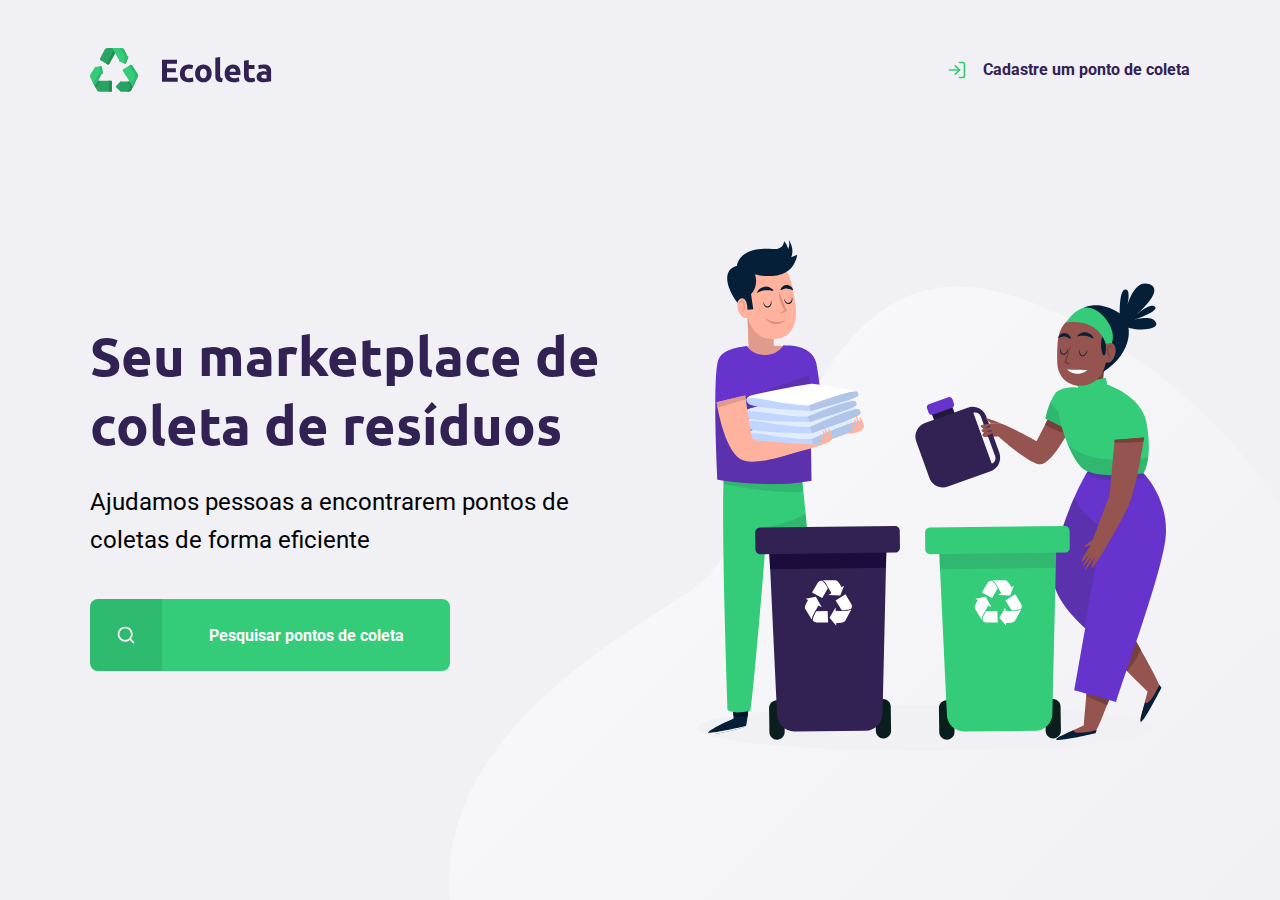
<file: index.html>
<!DOCTYPE html>
<html lang="pt-br">
<head>
    <meta charset="UTF-8">
    <meta name="viewport" content="width=device-width, initial-scale=1.0">
    <title>Ecoleta</title>
    <link href="https://fonts.googleapis.com/css2?family=Roboto&family=Ubuntu:wght@700&display=swap" rel="stylesheet">
    <link rel="stylesheet" href="styles/main.css">
    <link rel="stylesheet" href="styles/home.css">
    <link rel="stylesheet" href="styles/modal.css">
    <link rel="stylesheet" href="styles/responsive.css">

</head>
<body>
    <div id="page-home">

        <div class="content">
            <header>
                <img src="assets/logo.svg" alt="Logomarca">
                <a href="create-point.html">
                    <span></span>
                    Cadastre um ponto de coleta
                </a>
            </header>
            
            <main>
                <h1>Seu marketplace de coleta de resíduos</h1>
    
                <p>Ajudamos pessoas a encontrarem pontos de coletas de forma eficiente</p>
                <a href="#"><span></span><strong>Pesquisar pontos de coleta</strong></a>
    
            </main>
        </div>
    </div>

    <div id="modal" class="hide">
        <div class="content">
            <div class="header">
                <h1>Pontos de Coleta</h1>
                <a href="#">Fechar</a>
            </div>
            <form action="search-results.html">
                <label for="search">Cidade</label>
                <div class="search field">
                    <input type="text" name="search" placeholder="Pesquise por cidade">
                    <button>
                        <img src="assets/search.svg" alt="Buscar">
                    </button>
                </div>
            </form>
        </div>
    </div>

    <script src="scripts/index.js"></script>
</body>
</html>
</file>
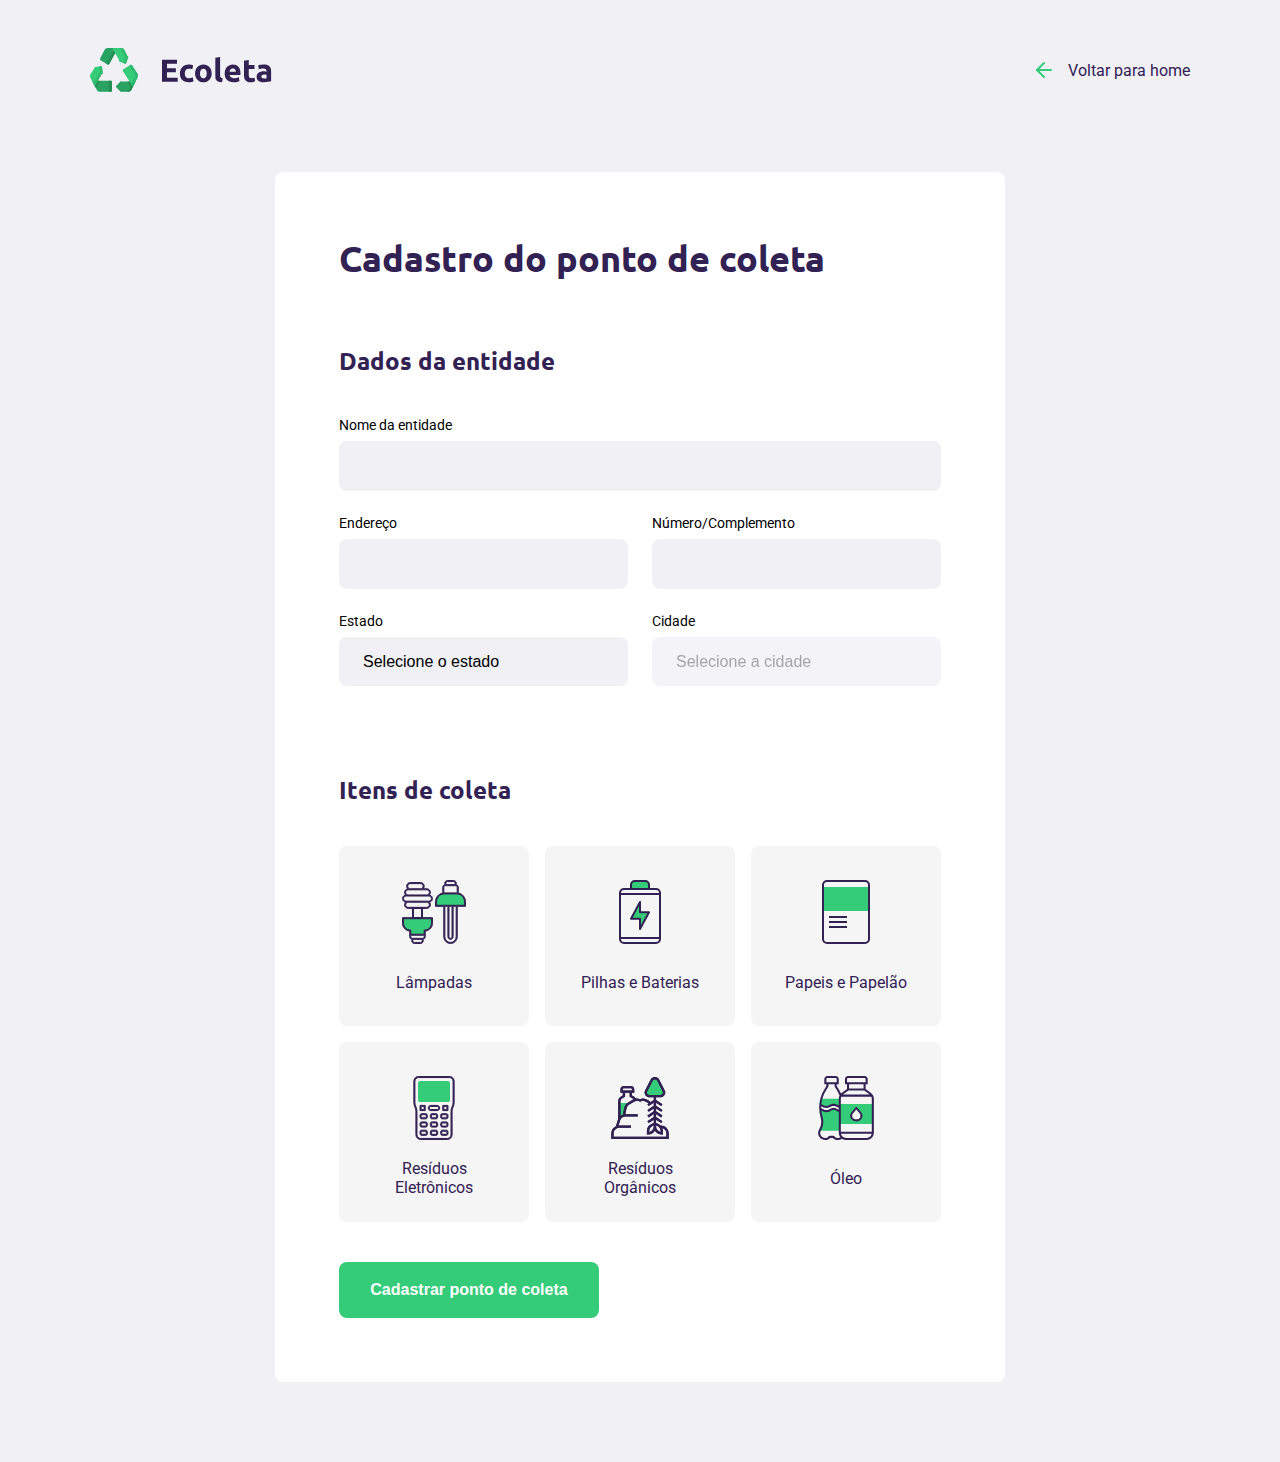
<file: create-point.html>
<!DOCTYPE html>
<html lang="pt-br">
<head>
    <meta charset="UTF-8">
    <meta name="viewport" content="width=device-width, initial-scale=1.0">
    <title>Criar um ponto de coleta</title>
    <link href="https://fonts.googleapis.com/css2?family=Roboto&family=Ubuntu:wght@700&display=swap" rel="stylesheet">
    <link rel="stylesheet" href="styles/main.css">
    <link rel="stylesheet" href="styles/create-point.css">
    <link rel="stylesheet" href="styles/responsive.css"> 

</head>
<body>

    <div id="page-create-point">
            <header>
                <img src="assets/logo.svg" alt="Logomarca"> 
                <a href="index.html">
                    <span></span>
                    Voltar para home
                </a>
            </header>
            <form action="">
                <h1>Cadastro do ponto de coleta</h1>
                <fieldset>
                    <legend>
                        <h2>Dados da entidade</h2>
                    </legend>

                    <div class="field">
                        <label for="name">Nome da entidade</label>
                        <input type="text" name="name" required>
                    </div>

                    <div class="field-group">
                        <div class="field">
                           <label for="address">Endereço</label>
                           <input type="text" name="address" required> 
                        </div>

                        <div class="field">
                            <label for="address">Número/Complemento</label>
                            <input type="text" name="address2" required> 
                        </div>
                    </div>

                    <div class="field-group">
                        <div class="field">
                            <label for="state">Estado</label>
                            <select name="uf" required>
                                <option value="">Selecione o estado</option>
                            </select>
                        </div>

                        <div class="field">
                            <label for="city">Cidade</label>
                            <select name="city" disabled required>
                                <option value="">Selecione a cidade</option>
                            </select>

                            <input type="hidden" name="state">
                        </div>
                        
                    </div>
                </fieldset>
                <fieldset>
                    <legend>
                        <h2>Itens de coleta</h2>
                    </legend>

                    <div class="itens-grid">
                        <li data-id="1">
                            <img src="assets/lampadas.svg" alt="Lâmpadas">
                            <span>Lâmpadas</span>
                        </li>

                        <li data-id="2">
                            <img src="assets/baterias.svg" alt="Pilhas e Baterias">
                            <span>Pilhas e Baterias</span>
                        </li>

                        <li data-id="3">
                            <img src="assets/papeis-papelao.svg" alt="Papeis e Papelão">
                            <span>Papeis e Papelão</span>
                        </li>

                        <li data-id="4">
                            <img src="assets/eletronicos.svg" alt="Resíduos Eletrônicos">
                            <span>Resíduos Eletrônicos</span>
                        </li>

                        <li data-id="5">
                            <img src="assets/organicos.svg" alt="Resíduos Orgânicos">
                            <span>Resíduos Orgânicos</span>
                        </li>

                        <li data-id="6">
                            <img src="assets/oleo.svg" alt="Óleo">
                            <span>Óleo</span>
                        </li>
                    </div>

                    <input type="hidden" name="itens">

                </fieldset>

                <button type="submit">Cadastrar ponto de coleta</button>

            </form>

    </div>
    <script src="scripts/create-point.js"></script>
</body>
</html>
</file>
<file: styles/main.css>
:root {
    --title-color: #322153;
    --primary-color: #34cb79;
}

* {
    margin: 0;
    padding: 0;
    box-sizing: border-box;
}

html {
    font-family: Roboto, sans-serif;
}

body {
    background: #f0f0f5;
    -webkit-font-smoothing: antialiased;
}

a {
    text-decoration: none;
}

h1,h2,h3,h4,h5,h6 {
    font-family: Ubuntu, sans-serif;
    color: var(--title-color);
}
</file>
<file: styles/home.css>
#page-home {
    height: 100vh;
    background: url('../assets/home-background.svg') no-repeat;
    background-position: 35vw bottom;
}

#page-home .content {
    width: 90%;
    max-width: 1100px;
    height: 100%;
    margin: 0 auto;
    display: flex;
    flex-direction: column;
}

#page-home header {
    margin-top: 48px;
    display: flex;
    align-items: center;
    justify-content: space-between;
}

#page-home header a {
    display: flex;
    color: var(--title-color);
    font-weight: 700;
    text-decoration: none;
}
#page-home header a span {
    margin-right: 16px;
    display: flex;
    background-image: url(../assets/log-in.svg);
    width: 20px;
    height: 20px;
}

#page-home main {
    max-width: 560px;
    flex: 1;
    display: flex;
    flex-direction: column;
    justify-content: center;
}

#page-home h1 {
    font-size: 54px;
}

#page-home p {
    font-size: 24px;
    line-height: 38px;
    margin-top: 24px;
}

#page-home main a {
    width: 100%;
    max-width: 360px;
    height: 72px;
    border-radius: 8px;
    display: flex;
    align-items: center;
    margin-top: 40px;
    background: var(--primary-color);
    transition: 400ms;

}

#page-home main a:hover {
    background-color: #2fb86e;
}

#page-home main a span {
    width: 72px;
    height: 72px;
    border-top-left-radius: 8px;
    border-bottom-left-radius: 8px;
    background-color: rgba(0, 0, 0, 0.08);
    display: flex;
    align-items: center;
    justify-content: center;
}

#page-home main a span::after {
    content: "";
    background-image: url('../assets/search.svg');
    width: 20px;
    height: 20px;
}

#page-home main a strong{
    flex: 1;
    color: white;
    text-align: center;
}
</file>
<file: styles/modal.css>
#modal {
    background-color: #0e0a14ef;
    height: 100vh;
    width: 100vw;
    position: fixed;
    top: 0;
    display: flex;
    justify-content: center;
    align-items: center;
    transition: 400ms;
}

#modal.hide {
    display: none;
}

#modal .content {
    color: white;
    width: 420px;
}

#modal .header {
    display: flex;
    align-items: center;
    justify-content: space-between;
    margin-bottom: 48px;
}

#modal .header a {
    background-image: url("../assets/x.svg");
    width: 20px;
    height: 20px;
    display: flex;
    font-size: 0.01px;
}

#modal .header h1 {
    color: white;
    font-size: 36px;
    line-height: 42px;
}

#modal form label {
    font-size: 14px;
    line-height: 16px;
    display: block;
    margin-bottom: 8px;
}

#modal form .field {
    display: flex;
}

#modal form input {
    flex: 1;
    background-color: #f0f0f5;
    border-radius: 8px 0 0 8px;
    border: 0;
    padding: 16px 24px;
    font-size: 16px;
    color: #6c6c80;
}

#modal form button {
    width: 72px;
    height: 72px;
    background-color: var(--primary-color);
    border: 0;
    border-radius: 0 8px 8px 0;
}

#modal form button:hover {
    background-color: #2fb85e;
}
</file>
<file: styles/responsive.css>
@media (max-width: 900px) {
    #page-home {
        background-position-x: 70vw;
    }

    #page-home .content {
        align-items: center;
        text-align: center;
    }

    #page-home header a {
        position: absolute;
        bottom: 48px;
        left: 50%;
        transform: translateX(-50%);
    }

    #page-home main {
        align-items: center;
    }

}

@media (min-width: 1700px) {
    #page-home {
        background-position-x: 40vw;
    }
}

@media (max-height: 760px) {
    #page-home {
    background-position-y: 80px;
    }
}
</file>
<file: styles/create-point.css>
#page-create-point {
    width: 90%;
    max-width: 1100px;
    /* Alinhamento de caixa (pelo lado de fora da caixa) */
    margin: 0 auto;
}
#page-create-point header {
    margin-top: 48px;
    display: flex;
    justify-content: space-between;
    align-items: center;
}
#page-create-point header a {
    color: var(--title-color);
    font-size: bold;
    display: flex;
    align-items: center;
}
#page-create-point a span {
    margin-right: 16px;
    background-image: url('../assets/arrow-left.svg');
    display: flex;
    width: 20px;
    height: 24px;
}
form {
    background-color: white;
    margin: 080px auto;
    margin-top: 80px;
    padding: 64px; /* preenchimento */
    border-radius: 8px;
    max-width: 730px;   
}
form h1 {
    font-size: 36px;
}
form fieldset {
    margin-top: 64px;
    border: 0;
}
form legend {
    margin-bottom: 40px;
}
form legend h2 {
    font-size: 24px;
}
form .field {
    flex: 1;
    display: flex;
    flex-direction: column;
    margin-bottom: 24px;
}
form .field-group {
    display: flex;
}
form input, form select {
    background-color: #f0f0f5;
    border: 0;
    padding: 16px 24px;
    font-size: 16px;
    border-radius: 8px;
}
form select {
    -webkit-appearance: none;
    -moz-appearance: none;
    appearance: none;
}
form label {
    font-size: 14px;
    margin-bottom: 8px;
}
form .field-group .field + .field {
    margin-left: 24px;
}
form button {
    width: 260px;
    height: 56px;
    background-color: var(--primary-color);
    border-radius: 8px;
    color: white;
    font-weight: bold;
    font-size: 16px;
    border: 0;
    margin-top: 40px;
    transition: background-color 400ms;
}

form button:hover {
    background-color: #2fb86e;
}

.itens-grid {
    display: grid;
    grid-template-columns: 1fr 1fr 1fr;
    gap: 16px;
}

.itens-grid li {
    background-color: #f5f5f5;
    list-style: none;
    border: 2px solid #f5f5f5;
    border-radius: 8px;
    height: 180px;
    padding: 32px 24px 16px;
    display: flex;
    flex-direction: column;
    align-items: center;
    justify-content: space-between;
    text-align: center;
    cursor: pointer;
}

.itens-grid li span {
    margin-top: 12px;
    flex: 1;
    display: flex;
    align-items: center;
    color: var(--title-color);
}

.itens-grid li.selected {
    background: #e1faec;
    border: 2px solid #34cb79;
}

.itens-grid li img,
.itens-grid li span {
    pointer-events: none;
}
</file>
